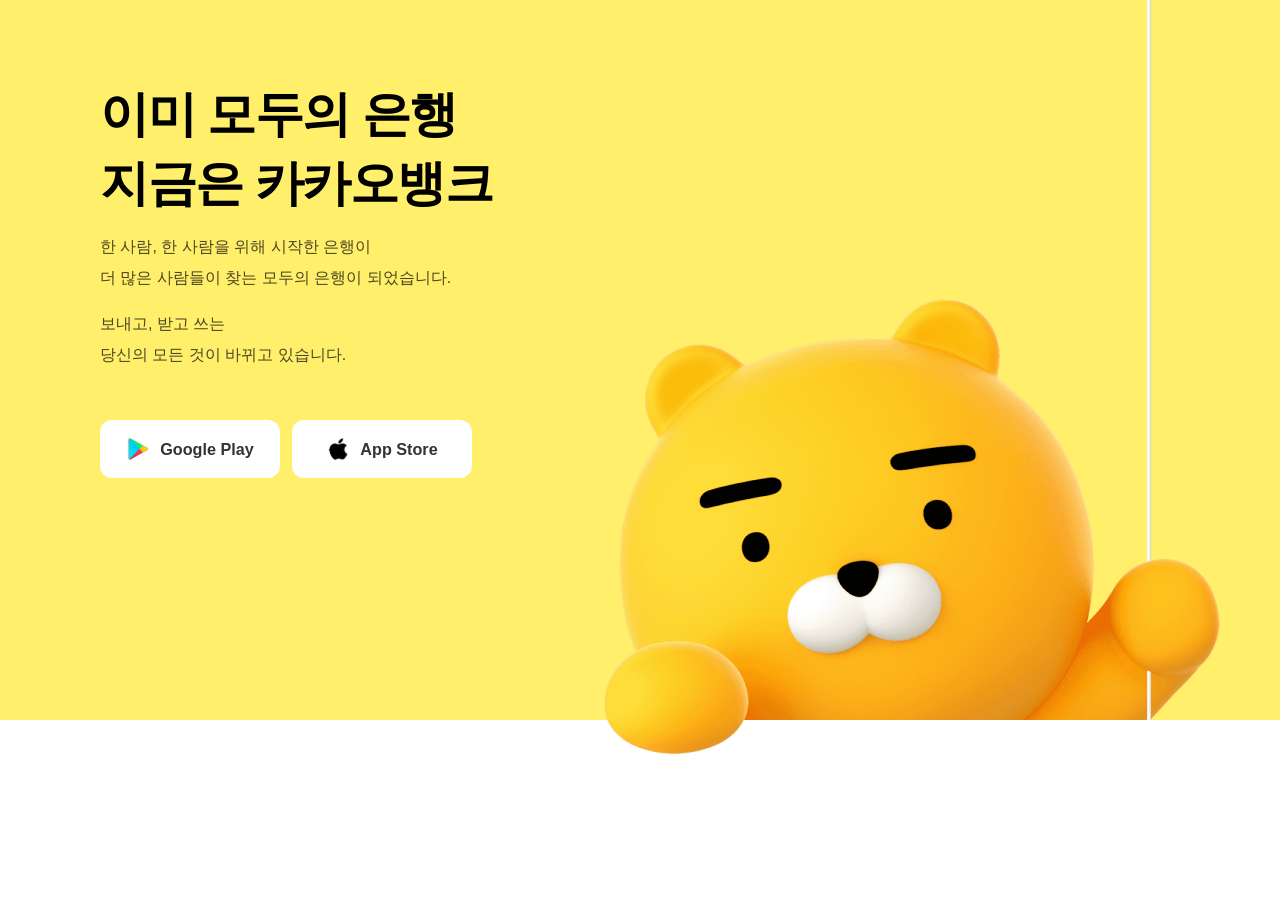
<file: sections/mainBanner.html>
<!DOCTYPE html>
<html lang="en">

<head>
	<meta charset="UTF-8">
	<meta name="viewport" content="width=device-width, initial-scale=1.0">
	<title>Document</title>

	<link rel="stylesheet" href="mainBanner.css">
	<!-- 폰트어썸 불러오기 -->
	<link rel="stylesheet" href="https://cdnjs.cloudflare.com/ajax/libs/font-awesome/6.5.2/css/all.min.css">

	<!--제이쿼리 불러오기-->
	<script src="https://cdnjs.cloudflare.com/ajax/libs/jquery/3.7.1/jquery.min.js"></script>
</head>

<body>
	<!--메인배너 시작-->
	<div class="main_banner con-min-width">
		<div class="bg"></div>
		<div class="con text_box">
			<h3>이미 모두의 은행 <br> 지금은 카카오뱅크</h3>

			<p>한 사람, 한 사람을 위해 시작한 은행이
				<br>
				더 많은 사람들이 찾는 모두의 은행이 되었습니다.
			</p>

			<p>보내고, 받고 쓰는
				<br>
				당신의 모든 것이 바뀌고 있습니다.
			</p>

			<ul class="btns flex">
				<li>
					<a href="#">
						<span class="ico ico-1"></span>
						<span>Google Play</span>
					</a>
				</li>
				<li>
					<a href="#">
						<span class="ico ico-2"></span>
						<span>App Store</span>
					</a>
				</li>
			</ul>
		</div>
		<div class="con img-box banner_img">
			<img src="../imgs/imgi_21_main-bg3.png" alt="">
		</div>
	</div>

	<!--메인배너 끝-->
</body>

</html>
</file>
<file: sections/mainBanner.css>
/*폰트 적용*/
html {
	/* 영문이면 roboto가 적용되고, 한글이면 Noto Sans KR가 적용되도록 아래와 같은 순서로 배치 */
	font-family: "Roboto", "Noto Sans KR", sans-serif;
}

/* 노말라이즈 */
body,
ul,
li,
h1,
h3,
p {
	margin: 0;
	padding: 0;
	list-style: none;
}

a {
	color: inherit;
	text-decoration: none;
}

label[for] {
	cursor: pointer;
	user-select: none;
}

/* 라이브러리 */
.border-red {
	border: 4px solid red;
}

.border-pink {
	border: 4px solid pink;
}

.border-blue {
	border: 4px solid blue;
}

.border-green {
	border: 4px solid green;
}

.border-black {
	border: 4px solid black;
}

.border-gold {
	border: 4px solid gold;
}

.flex {
	display: flex;
}

.flex-jc-e {
	justify-content: flex-end;
}

.flex-jc-s {
	justify-content: flex-start;
}

.flex-jc-c {
	justify-content: center;
}

.flex-jc-sb {
	justify-content: space-between;
}

.flex-ai-c {
	align-items: center;
}

.flex-as-c {
	align-self: center;
}

.flex-grow-1 {
	flex-grow: 1;
}

.height-100p {
	height: 100%;
}

.block {
	display: block;
}

.con {
	margin-left: auto;
	margin-right: auto;
}

.img-box > img {
	width: 100%;
	display: block;
}

.relative {
	position: relative;
}

/* 커스텀 */
.con {
	width: 1080px;
}

.con-min-width {
	min-width: 1080px;
}
/*드래그 컬러 바꾸기*/
::selection {
	background-color: #ffe100;
}

/*메인배너 시작*/
.main_banner {
	position: relative;
}

.main_banner > .banner_img {
	width: 1200px;
}

.main_banner > .bg {
	position: absolute;
	top: 0;
	left: 0;
	width: 100%;
	height: 720px;
	z-index: -1;
	background-color: #ffef6b;
}

/*텍스트 시작*/
.main_banner .con .text_box {
	position: absolute;
	top: 130px;
	left: 20px;
}

.main_banner > .text_box {
    position: absolute;
	top: 80px;
	left: 50%;
	transform: translateX(-50%);
	z-index: 2;
}
.main_banner > .text_box > h3 {
	margin: 0;
	font-size: 49px;
	line-height: 1.4;
	letter-spacing: -0.03em;
}

.main_banner > .text_box > p {
	font-size: 16px;
	line-height: 1.95;
	opacity: 0.7;
	margin-top: 14px;
}

.main_banner > .text_box > .btns {
	margin-top: 50px;
}

.main_banner > .text_box > .btns > li:first-child {
	margin-right: 12px;
}

.main_banner > .text_box > .btns > li {
	display: block;
	width: 178px;
	height: 56px;
	border: 1px solid rgba(255, 255, 255, 0.3);
	border-radius: 12px;
	font-size: 16.2px;
	font-weight: bold;
	line-height: 56px;
	color: #333;
	background-color: #fff;
	text-align: center;
}
.main_banner > .text_box > .btns > li > a {
	display: flex;
	align-items: center;
	justify-content: center;
}
.main_banner > .text_box > .btns .ico {
	width: 24px;
	height: 24px;
	display: block;
	background-image: url(../imgs/img_kabang_250717.png);
}

.main_banner > .text_box > .btns .ico-1 {
	background-position: -341px -292px;
	margin-right: 10px;
}

.main_banner > .text_box > .btns .ico-2 {
	background-position: -371px -292px;
	margin-right: 10px;
}

/*텍스트 끝*/

/*메인배너 끝*/
</file>
